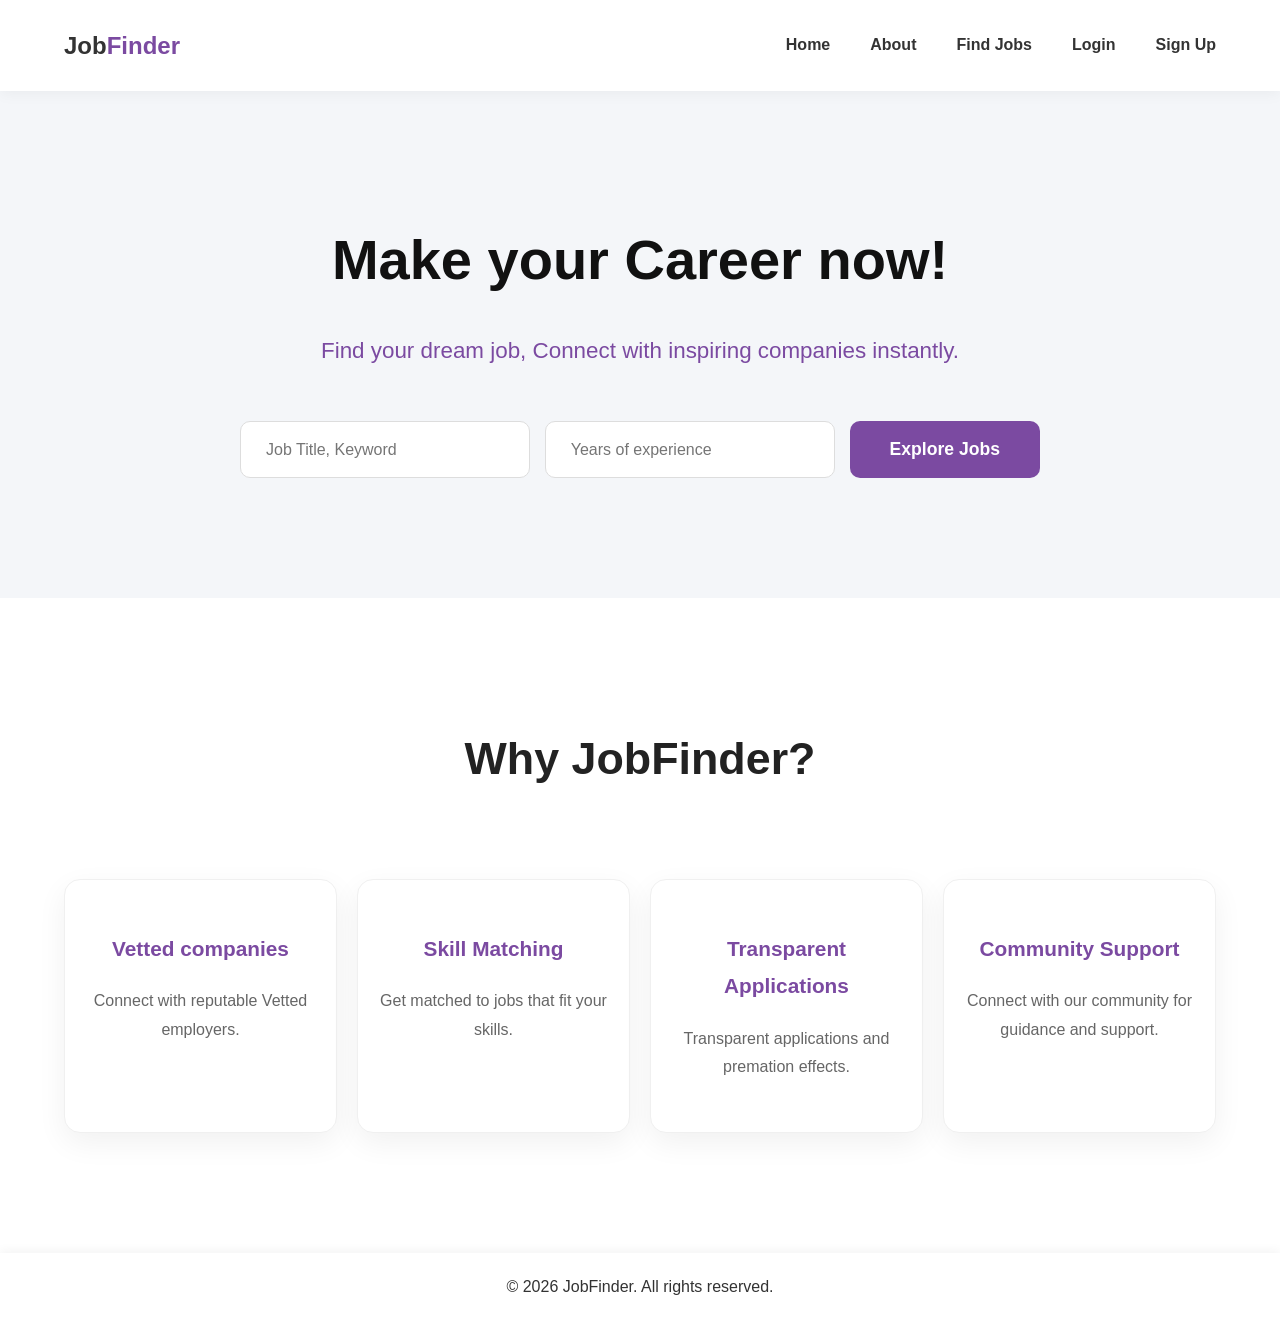
<file: index.html>
<!DOCTYPE html>
<html lang="en">

    <head>
        <meta charset="UTF-8">
        <meta name="viewport" content="width=device-width, initial-scale=1.0">
        <title>Job Finder</title>
        <meta name="description" content="Search thousands of jobs opportunities in one place!">
        <link rel="stylesheet" href="cssFiles/style.css">
        <link rel="stylesheet" href="cssFiles/index.css">
    </head>

   <body>
    <!-- nav bar -->
        <header>
            <!-- logo -->
            <div><h1 class="logo">Job<span>Finder</span></h1></div>

            <div class="menu-icon" id="menu-btn">&#9776;</div>

            <nav class="nav-bar" id="nav-menu">
                <ul>
                    <li><a href="index.html">Home</a></li>
                    <li><a href="#features">About</a></li>
                    <li><a href="jobs.html">Find Jobs</a></li>
                    <li><a href="login.html">Login</a></li>
                    <li><a href="signup.html">Sign Up</a></li>
                </ul>
            </nav>
        </header>

        <section class="hero">
            <!-- background img will be implemented in css -->
            <h1>Make your Career now!</h1>
            <h2>Find your dream job, Connect with inspiring companies instantly.</h2>
         <form action="jobs.html" method="GET">

<input 
name="title"
type="text"
placeholder="Job Title, Keyword" required>

<input 
name="experience"
type="number"
placeholder="Years of experience"
min="0">

<button type="submit">Explore Jobs</button>

</form>
        </section>

        <!-- features of our website -->
        <section id="features">
            <h2>Why JobFinder?</h2>

            <div class="cards_container">
                <div>
                    <h3>Vetted companies</h3>
                    <p>Connect with reputable Vetted employers.</p>
                </div>

                <div>
                    <h3>Skill Matching</h3>
                    <p>Get matched to jobs that fit your skills.</p>
                </div>

                <div>
                    <h3>Transparent Applications</h3>
                    <p>Transparent applications and premation effects.</p>
                </div>

                <div>
                    <h3>Community Support</h3>
                    <p>Connect with our community for guidance and support.</p>
                </div>
            </div>
        </section>

        <footer>
            &copy; 2026 JobFinder. All rights reserved.
        </footer>

        <script src="jsFiles/main.js"></script>
        <script src="jsFiles/index.js"></script>

    </body>
</html>
</file>
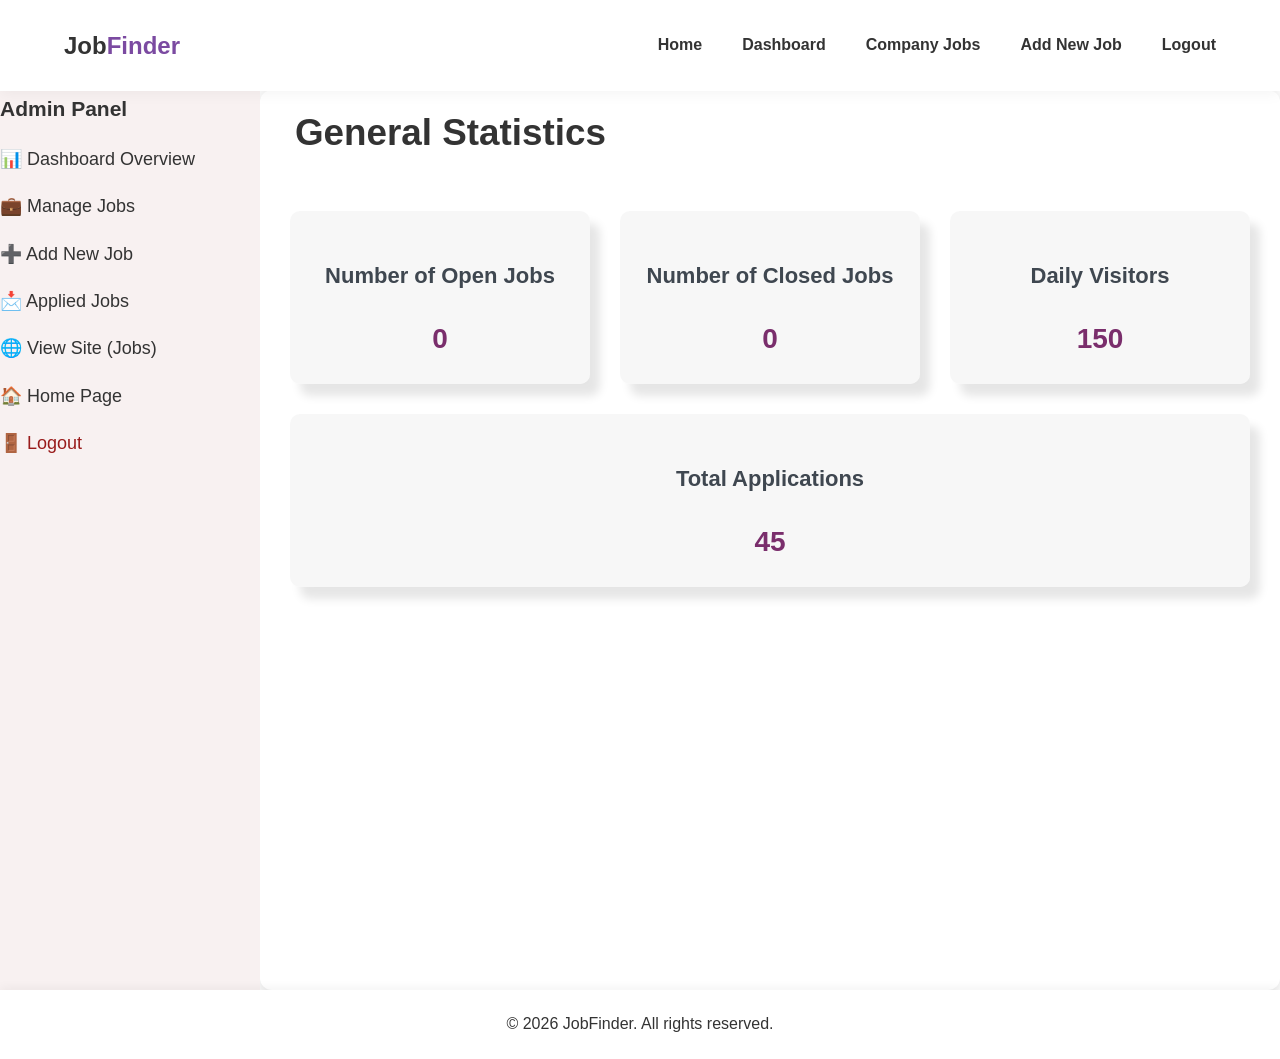
<file: admin-dashboard.html>
<!DOCTYPE html>
<html lang="en">
<head>
    <meta charset="UTF-8">
    <meta name="viewport" content="width=device-width, initial-scale=1.0">
    <link rel="stylesheet" href="cssFiles/style.css">

    <link rel="stylesheet" href="cssFiles/admin-dashboard.css">

    <title>Admin Dashboard</title>
   </head>
<body>
    <header>
       <div><h1 class="logo">Job<span>Finder</span></h1></div>

        <div class="menu-icon" id="menu-btn">&#9776;</div>

        <nav class="nav-bar" id="nav-menu">   
            <ul>
                <li><a href="index.html">Home</a></li>
                <li><a href="admin-dashboard.html">Dashboard</a></li>
                <li><a href="admin-jobs.html">Company Jobs</a></li>
                <li><a href="add-job.html">Add New Job</a></li>
                <li><a href="index.html">Logout</a></li>
            </ul>
        </nav>
    </header>
    <div class="dashboard-wrapper">
         <aside>
          <h3>Admin Panel</h3>
          <ul>
        <li><a href="admin-dashboard.html" class="active-link">📊 Dashboard Overview</a></li>
        <li><a href="admin-jobs.html">💼 Manage Jobs</a></li>
        <li><a href="add-job.html">➕ Add New Job</a></li>
        <li><a href="applied-jobs.html">📩 Applied Jobs</a></li> 

        <li><a href="jobs.html" target="_blank">🌐 View Site (Jobs)</a></li>
        <li><a href="index.html">🏠 Home Page</a></li>
        
        

        <li><a href="login.html" style="color: #991b1b;">🚪 Logout</a></li>
    </ul>
   </aside>

        <main class="admin-main-content">
            <h2>General Statistics </h2>
            
            <div class="stats-container">
                <div class="card">
                    <h3>Number of Open Jobs</h3>
                    <p><strong id="open-jobs-count">0</strong></p>
                </div>

                <div class="card">
                    <h3>Number of Closed Jobs</h3>
                    <p><strong id="closed-jobs-count">0</strong></p>
                </div>

                <div class="card">
                    <h3>Daily Visitors</h3>
                    <p><strong>150</strong></p>
                </div>
                
                <div class="card">
                  <h3>Total Applications</h3>
                 <p><strong>45</strong></p>
                </div>

               
            </div>
        </main>
      </div>
    <footer>
        &copy; 2026 JobFinder. All rights reserved.
    </footer>
    <script src="jsFiles/main.js"></script>
    <script src="jsFiles/admin.js"></script>
</body>
</html>
</file>
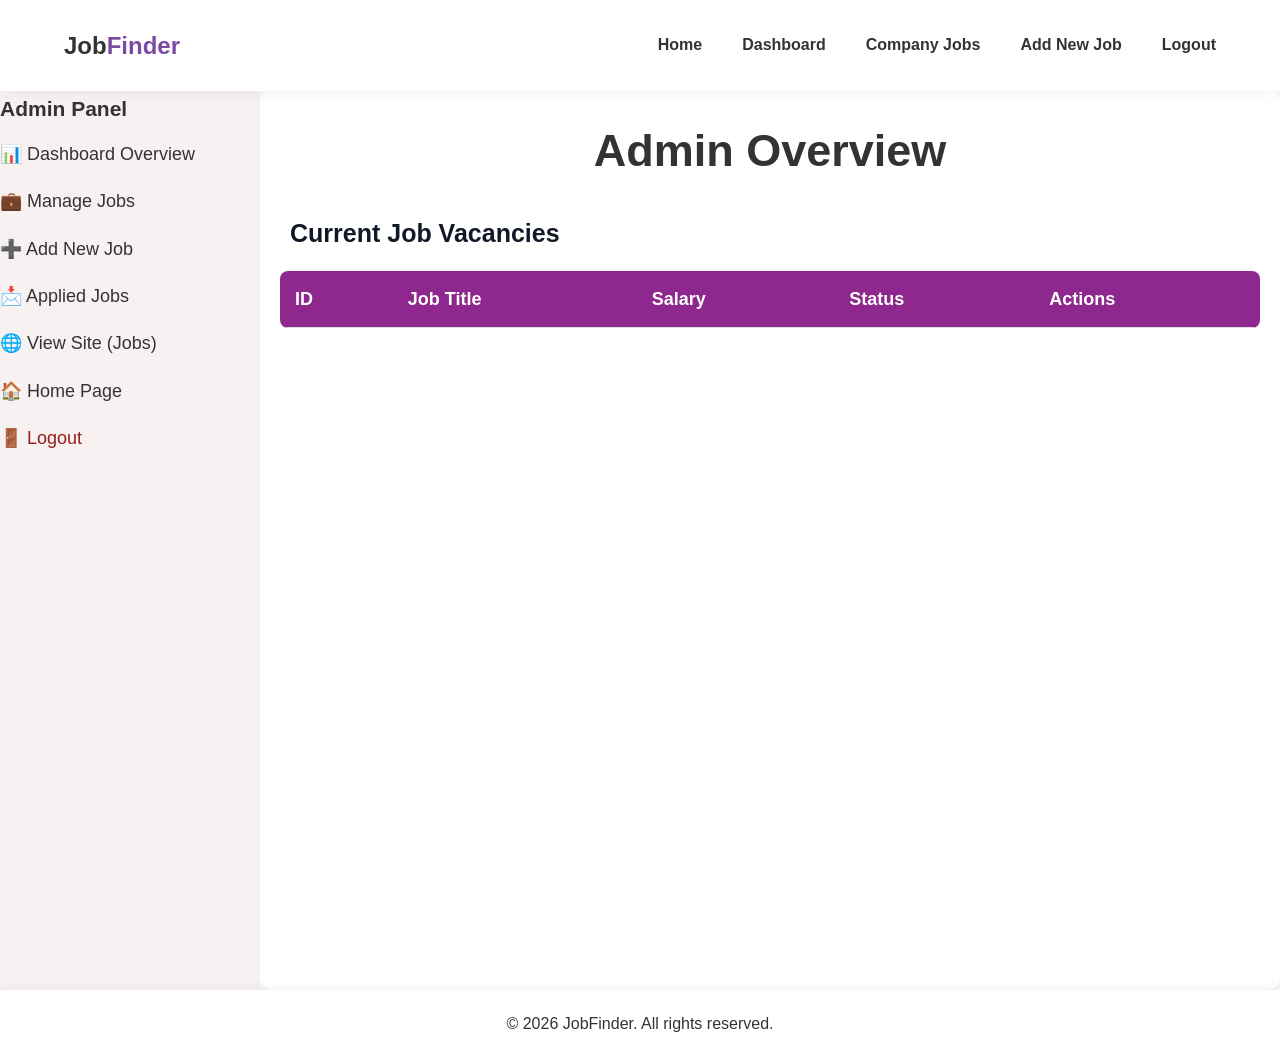
<file: admin-jobs.html>
<!DOCTYPE html>
<html lang="en">

<head>
    <meta charset="UTF-8">
    <meta name="viewport" content="width=device-width, initial-scale=1.0">
    <link rel="stylesheet" href="cssFiles/style.css">
     <link rel="stylesheet" href="cssFiles/admin-jobs.css">
    <title>Admin - Manage Jobs</title>
</head>

<body>

    <header>
        <div><h1 class="logo">Job<span>Finder</span></h1></div>

        <div class="menu-icon" id="menu-btn">&#9776;</div>

        <nav class="nav-bar" id="nav-menu">   
            <ul>
                <li><a href="index.html">Home</a></li>
                <li><a href="admin-dashboard.html">Dashboard</a></li>
                <li><a href="admin-jobs.html">Company Jobs</a></li>
                <li><a href="add-job.html">Add New Job</a></li>
                <li><a href="index.html">Logout</a></li>
            </ul>
        </nav>
    </header>

    <div class="job-wrapper">
    
    <aside>
        <h3>Admin Panel</h3>
        <ul>
            <li><a href="admin-dashboard.html">📊 Dashboard Overview</a></li>
            <li><a href="admin-jobs.html" class="active-link">💼 Manage Jobs</a></li>
            <li><a href="add-job.html">➕ Add New Job</a></li>
            <li><a href="applied-jobs.html">📩 Applied Jobs</a></li> 
            <li><a href="jobs.html" target="_blank">🌐 View Site (Jobs)</a></li>
            <li><a href="index.html">🏠 Home Page</a></li>
            <li><a href="login.html" style="color: #991b1b;">🚪 Logout</a></li>
        </ul>
    </aside>

    <main class="admin-main-jobs">
        <h2 style="text-align: center; margin-bottom: 20px;">Admin Overview</h2>
        
        <h3>Current Job Vacancies</h3>  
        <table>
            <thead>
                <tr>
                    <th>ID</th>
                    <th>Job Title</th>
                    <th>Salary</th>
                    <th>Status</th>
                    <th>Actions</th>
                </tr>
            </thead>
            <tbody>
            
                </tbody>
        </table>
    </main>

</div>
    <footer>
        &copy; 2026 JobFinder. All rights reserved.
    </footer>
    <script src="jsFiles/main.js"></script>
   <script src="jsFiles/admin.js"></script>
</body>

</html>
</file>
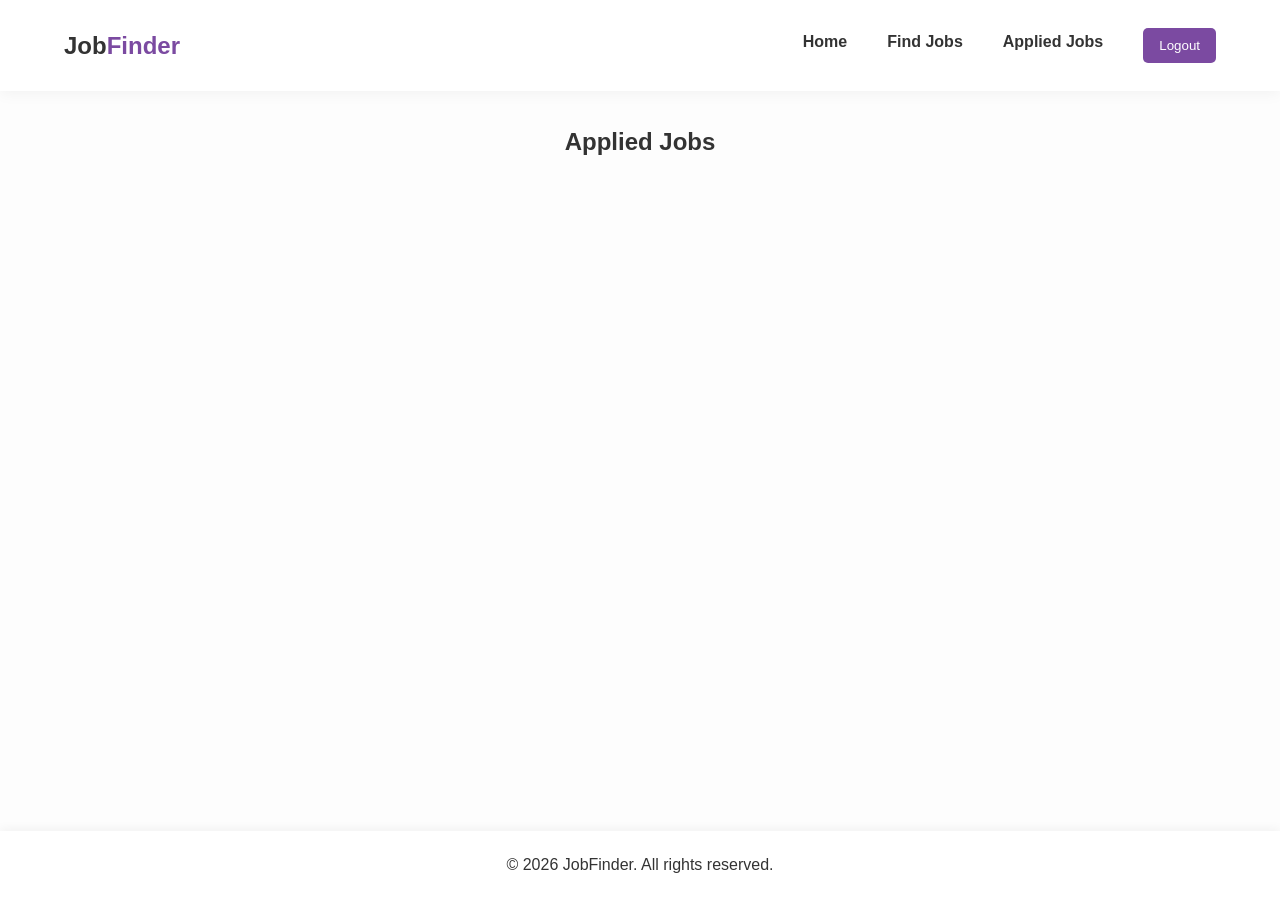
<file: applied-jobs.html>
<!DOCTYPE html>

<html lang="en">

    <head>
        <meta charset="UTF-8">
        <meta name="viewport" content="width=device-width, initial-scale=1.0">
        <title>Applied Jobs</title>
        <link rel="stylesheet" href="cssFiles/style.css">
    </head>

    <body>
        <header>
        <!--==============Navigation bar===============-->
            <div><h1 class="logo">Job<span>Finder</span></h1></div>

            <div class="menu-icon" id="menu-btn">&#9776;</div>

            <nav class="nav-bar" id="nav-menu">   
                <ul class="nav-links">
                    <li><a href="index.html">Home</a></li>
                    <li><a href="jobs.html">Find Jobs</a></li>
                    <li><a href="applied-jobs.html">Applied Jobs</a></li>
                    <li><a href="index.html"><button>Logout</button></a></li>
                </ul>
            </nav>
        </header>
        <div class="container">

            <h2>Applied Jobs</h2>

            <div class="job-list" id="appliedContainer"></div>

        </div>
        <footer>
        &copy; 2026 JobFinder. All rights reserved.
    </footer>
    <script>
    document.addEventListener("DOMContentLoaded", function(){

    let appliedJobs = JSON.parse(localStorage.getItem("appliedJobs")) || [];
    let container = document.querySelector(".job-list");

    // لو مفيش تقديمات
    if(appliedJobs.length === 0){
        return;
    }

    // إضافة jobs الجديدة (مش لمس الـ static)
    appliedJobs.forEach(jobName => {

        container.innerHTML += `
        <div class="job-card">
            <div class="job-logo"></div>

            <div class="job-content">
                <h3>${jobName}</h3>

                <p class="company">New Applied Job</p>

                <p class="job-meta">Added from your applications</p>

                <span class="status applied">Applied</span>

                <button class="btn disabled">Applied</button>
            </div>
        </div>
        `;
    });

    });
    </script>
    </body>
</html>
</file>
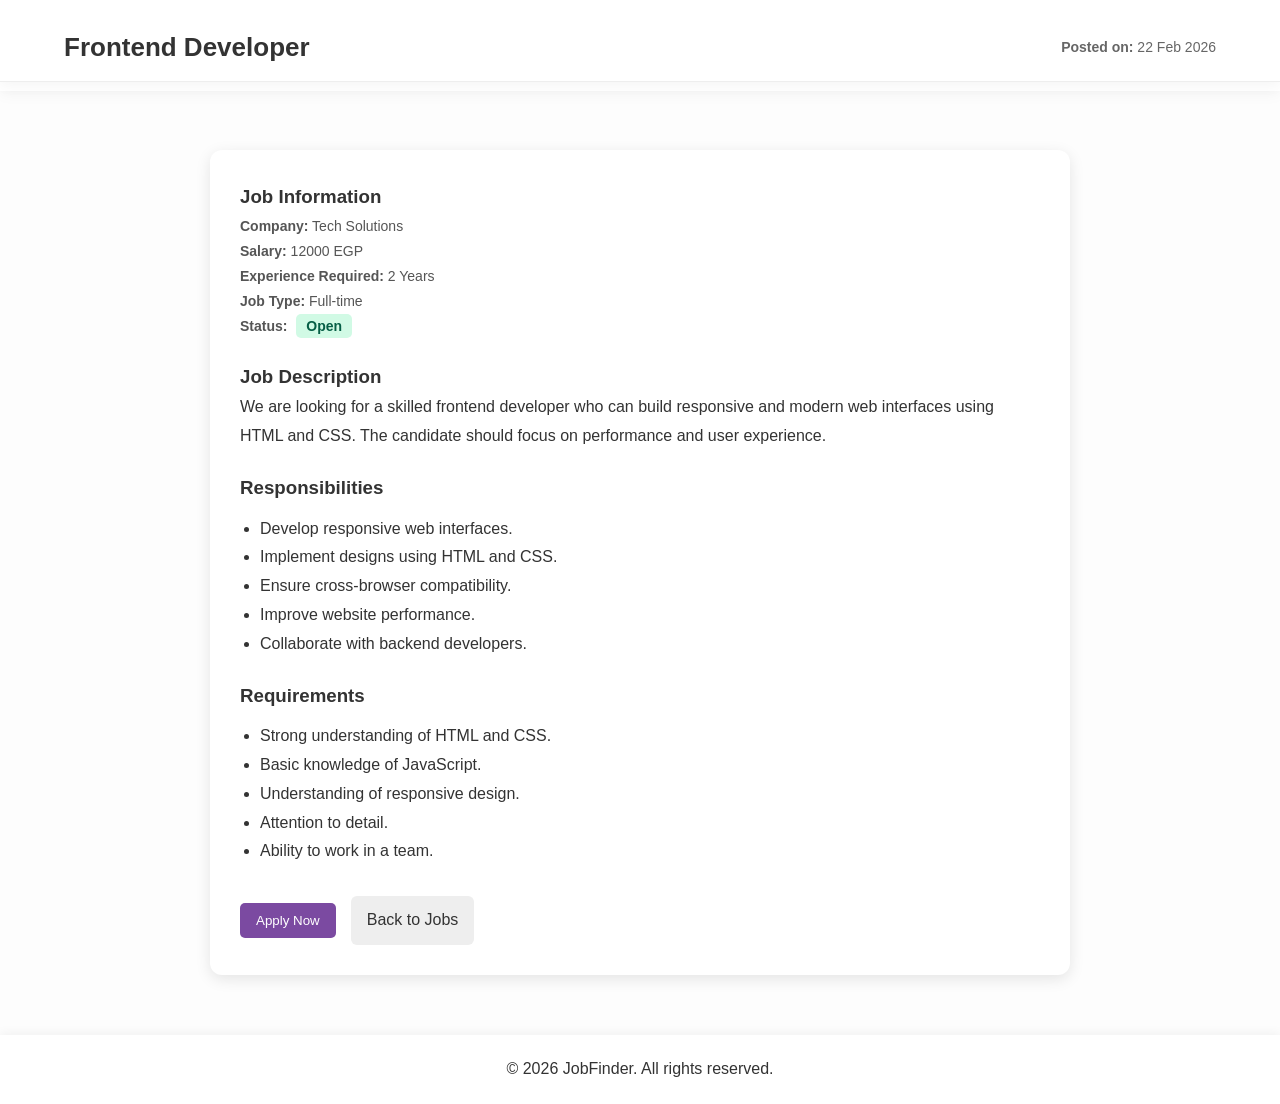
<file: job1-details.html>
<!DOCTYPE html>
<html lang="en">

<head>
    <meta charset="UTF-8">
    <meta name="viewport" content="width=device-width, initial-scale=1.0">
    <link rel="stylesheet" href="cssFiles/style.css">
    <script src="jsFiles/jobs.js" defer></script>
    <title>Frontend Developer | JobFinder</title>
   </head>
<body>
    <header>
        <div><h1 class="logo">Job<span>Finder</span></h1></div>

        <div class="menu-icon" id="menu-btn">&#9776;</div>

        <nav class="nav-bar" id="nav-menu">   
            <ul>
                <li><a href="index.html">Home</a></li>
                <li><a href="jobs.html">Find Jobs</a></li>
                <li><a href="applied-jobs.html">Applied Jobs</a></li>
                <li><a href="index.html"><button>Logout</button></a></li>
            </ul>
        </nav>
    </header>


    <section class="job-details-container">

        <article class="job-details-card">

            <!-- ===== Job Header ===== -->
            <header class="job-header">
                <h2>Frontend Developer</h2>
                <p class="posted-date"><strong>Posted on:</strong> 22 Feb 2026</p>
            </header>


            <!-- ===== Basic Information Section ===== -->
            <section class="job-info-section">
                <h3>Job Information</h3>

                <div class="job-meta">
                    <p><strong>Company:</strong> Tech Solutions</p>
                    <p><strong>Salary:</strong> 12000 EGP</p>
                    <p><strong>Experience Required:</strong> 2 Years</p>
                    <p><strong>Job Type:</strong> Full-time</p>
                    <p><strong>Status:</strong> 
                        <span class="status open">Open</span>
                    </p>
                </div>
            </section>


            <!-- ===== Description Section ===== -->
            <section class="job-description-section">
                <h3>Job Description</h3>
                <p>
                    We are looking for a skilled frontend developer who can build
                    responsive and modern web interfaces using HTML and CSS.
                    The candidate should focus on performance and user experience.
                </p>
            </section>


            <!-- ===== Responsibilities Section ===== -->
            <section class="job-section">
                <h3>Responsibilities</h3>
                <ul>
                    <li>Develop responsive web interfaces.</li>
                    <li>Implement designs using HTML and CSS.</li>
                    <li>Ensure cross-browser compatibility.</li>
                    <li>Improve website performance.</li>
                    <li>Collaborate with backend developers.</li>
                </ul>
            </section>


            <!-- ===== Requirements Section ===== -->
            <section class="job-section">
                <h3>Requirements</h3>
                <ul>
                    <li>Strong understanding of HTML and CSS.</li>
                    <li>Basic knowledge of JavaScript.</li>
                    <li>Understanding of responsive design.</li>
                    <li>Attention to detail.</li>
                    <li>Ability to work in a team.</li>
                </ul>
            </section>


            <!-- ===== Apply Section ===== -->
            <section class="apply-section">
                <button onclick="applyJob('Frontend Developer')" class="btn-primary">
Apply Now
</button>

                <a href="jobs.html" class="back-btn">Back to Jobs</a>
            </section>

        </article>
    </section>
    <footer>
        &copy; 2026 JobFinder. All rights reserved.
    </footer>
    <script src="jsFiles/main.js"></script>
</body>
</html>
</file>
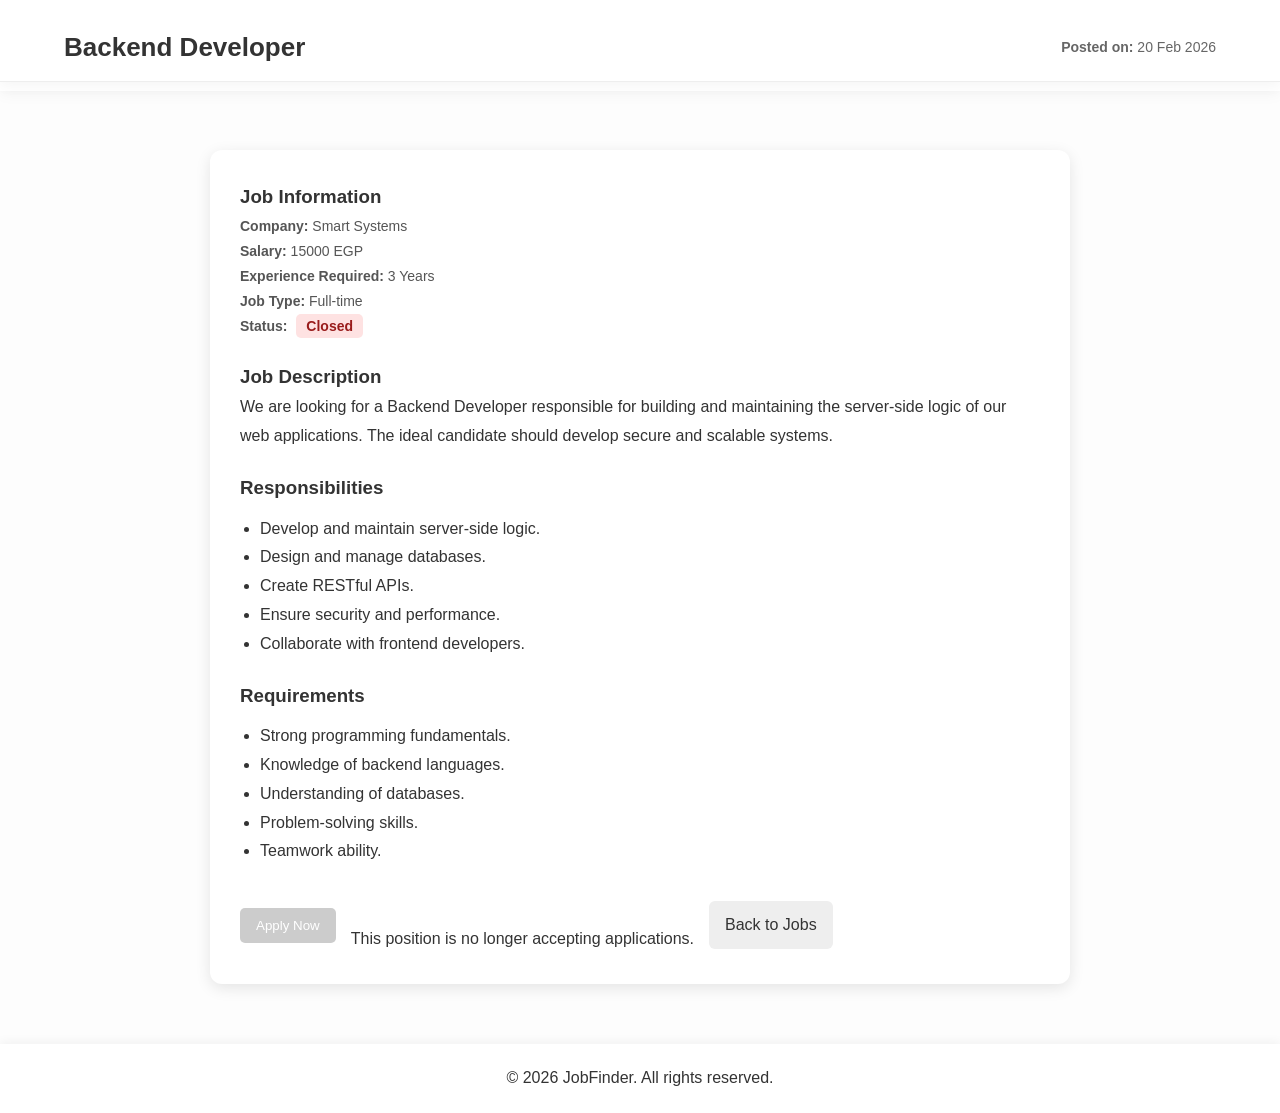
<file: job2-details.html>
<!DOCTYPE html>
<html lang="en">

<head>
    <meta charset="UTF-8">
    <meta name="viewport" content="width=device-width, initial-scale=1.0">
    <link rel="stylesheet" href="cssFiles/style.css">
    <script src="jsFiles/jobs.js" defer></script>
    <title>Backend Developer | JobFinder</title>
   </head>
<body>
    <header>
        <div><h1 class="logo">Job<span>Finder</span></h1></div>

        <div class="menu-icon" id="menu-btn">&#9776;</div>

        <nav class="nav-bar" id="nav-menu">   
            <ul>
                <li><a href="index.html">Home</a></li>
                <li><a href="jobs.html">Find Jobs</a></li>
                <li><a href="applied-jobs.html">Applied Jobs</a></li>
                <li><a href="index.html"><button>Logout</button></a></li>
            </ul>
        </nav>
    </header>

    <section class="job-details-container">

    <article class="job-details-card">

        <!-- ===== Job Header ===== -->
        <header class="job-header">
            <h2>Backend Developer</h2>
            <p class="posted-date"><strong>Posted on:</strong> 20 Feb 2026</p>
        </header>


        <!-- ===== Basic Information Section ===== -->
        <section class="job-info-section">
            <h3>Job Information</h3>

            <div class="job-meta">
                <p><strong>Company:</strong> Smart Systems</p>
                <p><strong>Salary:</strong> 15000 EGP</p>
                <p><strong>Experience Required:</strong> 3 Years</p>
                <p><strong>Job Type:</strong> Full-time</p>
                <p><strong>Status:</strong> 
                    <span class="status closed">Closed</span>
                </p>
            </div>
        </section>


        <!-- ===== Description Section ===== -->
        <section class="job-description-section">
            <h3>Job Description</h3>
            <p>
                We are looking for a Backend Developer responsible for building
                and maintaining the server-side logic of our web applications.
                The ideal candidate should develop secure and scalable systems.
            </p>
        </section>


        <!-- ===== Responsibilities Section ===== -->
        <section class="job-section">
            <h3>Responsibilities</h3>
            <ul>
                <li>Develop and maintain server-side logic.</li>
                <li>Design and manage databases.</li>
                <li>Create RESTful APIs.</li>
                <li>Ensure security and performance.</li>
                <li>Collaborate with frontend developers.</li>
            </ul>
        </section>


        <!-- ===== Requirements Section ===== -->
        <section class="job-section">
            <h3>Requirements</h3>
            <ul>
                <li>Strong programming fundamentals.</li>
                <li>Knowledge of backend languages.</li>
                <li>Understanding of databases.</li>
                <li>Problem-solving skills.</li>
                <li>Teamwork ability.</li>
            </ul>
        </section>


        <!-- ===== Apply Section ===== -->
        <section class="apply-section">
            
                <button type="submit" class="btn-primary" disabled>
                    Apply Now
                </button>
           

            <p class="closed-message"><br>
                This position is no longer accepting applications.
            </p>

            <a href="jobs.html" class="back-btn">Back to Jobs</a>
        </section>

    </article>
</section>
<footer>
        &copy; 2026 JobFinder. All rights reserved.
    </footer>
    <script src="jsFiles/main.js"></script>
</body>
</html>
</file>
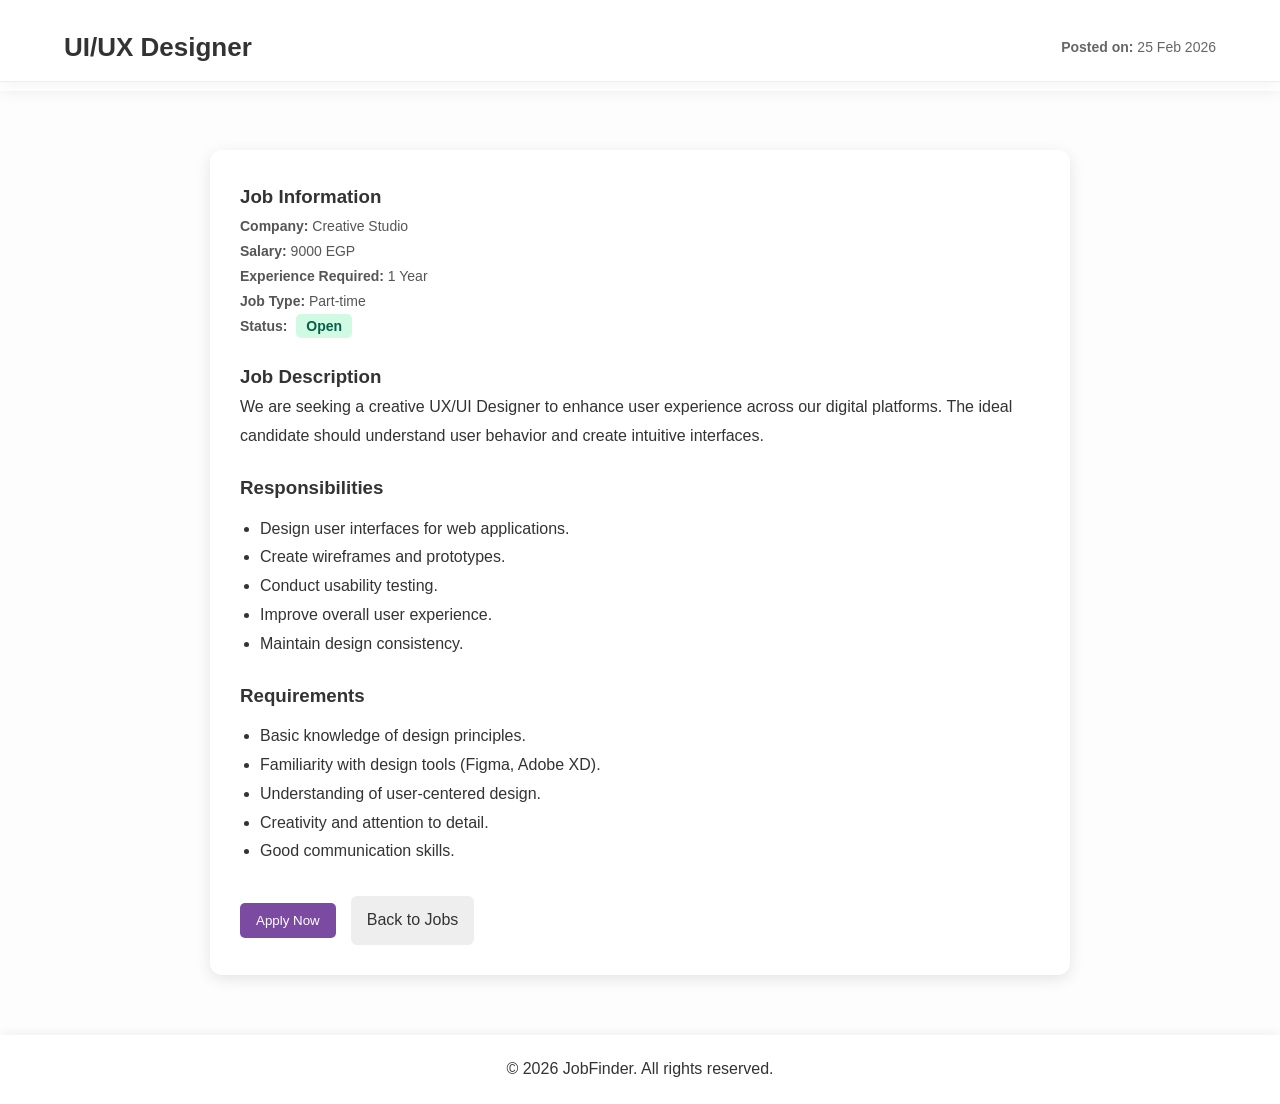
<file: job3-details.html>
<!DOCTYPE html>
<html lang="en">

<head>
    <meta charset="UTF-8">
    <meta name="viewport" content="width=device-width, initial-scale=1.0">
    <link rel="stylesheet" href="cssFiles/style.css">
    <script src="jsFiles/jobs.js" defer></script>
    <title>UI/UX Designer | JobFinder</title>
   </head>
<body>
    <header>
        <div><h1 class="logo">Job<span>Finder</span></h1></div>

        <div class="menu-icon" id="menu-btn">&#9776;</div>

        <nav class="nav-bar" id="nav-menu">   
            <ul>
                <li><a href="index.html">Home</a></li>
                <li><a href="jobs.html">Find Jobs</a></li>
                <li><a href="applied-jobs.html">Applied Jobs</a></li>
                <li><a href="index.html"><button>Logout</button></a></li>
            </ul>
        </nav>
    </header>
    
    <section class="job-details-container">

        <article class="job-details-card">

            <!-- ===== Job Header ===== -->
            <header class="job-header">
                <h2>UI/UX Designer</h2>
                <p class="posted-date"><strong>Posted on:</strong> 25 Feb 2026</p>
            </header>


        <!-- ===== Basic Information Section ===== -->
            <section class="job-info-section">
                <h3>Job Information</h3>

                <div class="job-meta">
                    <p><strong>Company:</strong> Creative Studio</p>
                    <p><strong>Salary:</strong> 9000 EGP</p>
                    <p><strong>Experience Required:</strong> 1 Year</p>
                    <p><strong>Job Type:</strong> Part-time</p>
                    <p><strong>Status:</strong> 
                        <span class="status open">Open</span>
                    </p>
                </div>
            </section>


            <!-- ===== Description Section ===== -->
            <section class="job-description-section">
                <h3>Job Description</h3>
                <p>
                    We are seeking a creative UX/UI Designer to enhance user
                    experience across our digital platforms. The ideal candidate
                    should understand user behavior and create intuitive interfaces.
                </p>
            </section>


            <!-- ===== Responsibilities Section ===== -->
            <section class="job-section">
                <h3>Responsibilities</h3>
                <ul>
                    <li>Design user interfaces for web applications.</li>
                    <li>Create wireframes and prototypes.</li>
                    <li>Conduct usability testing.</li>
                    <li>Improve overall user experience.</li>
                    <li>Maintain design consistency.</li>
                </ul>
            </section>


            <!-- ===== Requirements Section ===== -->
            <section class="job-section">
                <h3>Requirements</h3>
                <ul>
                    <li>Basic knowledge of design principles.</li>
                    <li>Familiarity with design tools (Figma, Adobe XD).</li>
                    <li>Understanding of user-centered design.</li>
                    <li>Creativity and attention to detail.</li>
                    <li>Good communication skills.</li>
                </ul>
            </section>


            <!-- ===== Apply Section ===== -->
            <section class="apply-section">
                
                   <button onclick="applyJob('UI/UX Designer')" class="btn-primary">
Apply Now
</button>
                

                <a href="jobs.html" class="back-btn">Back to Jobs</a>
            </section>

        </article>
    </section>
    <footer>
        &copy; 2026 JobFinder. All rights reserved.
    </footer>
    <script src="jsFiles/main.js"></script>
</body>
</html>
</file>
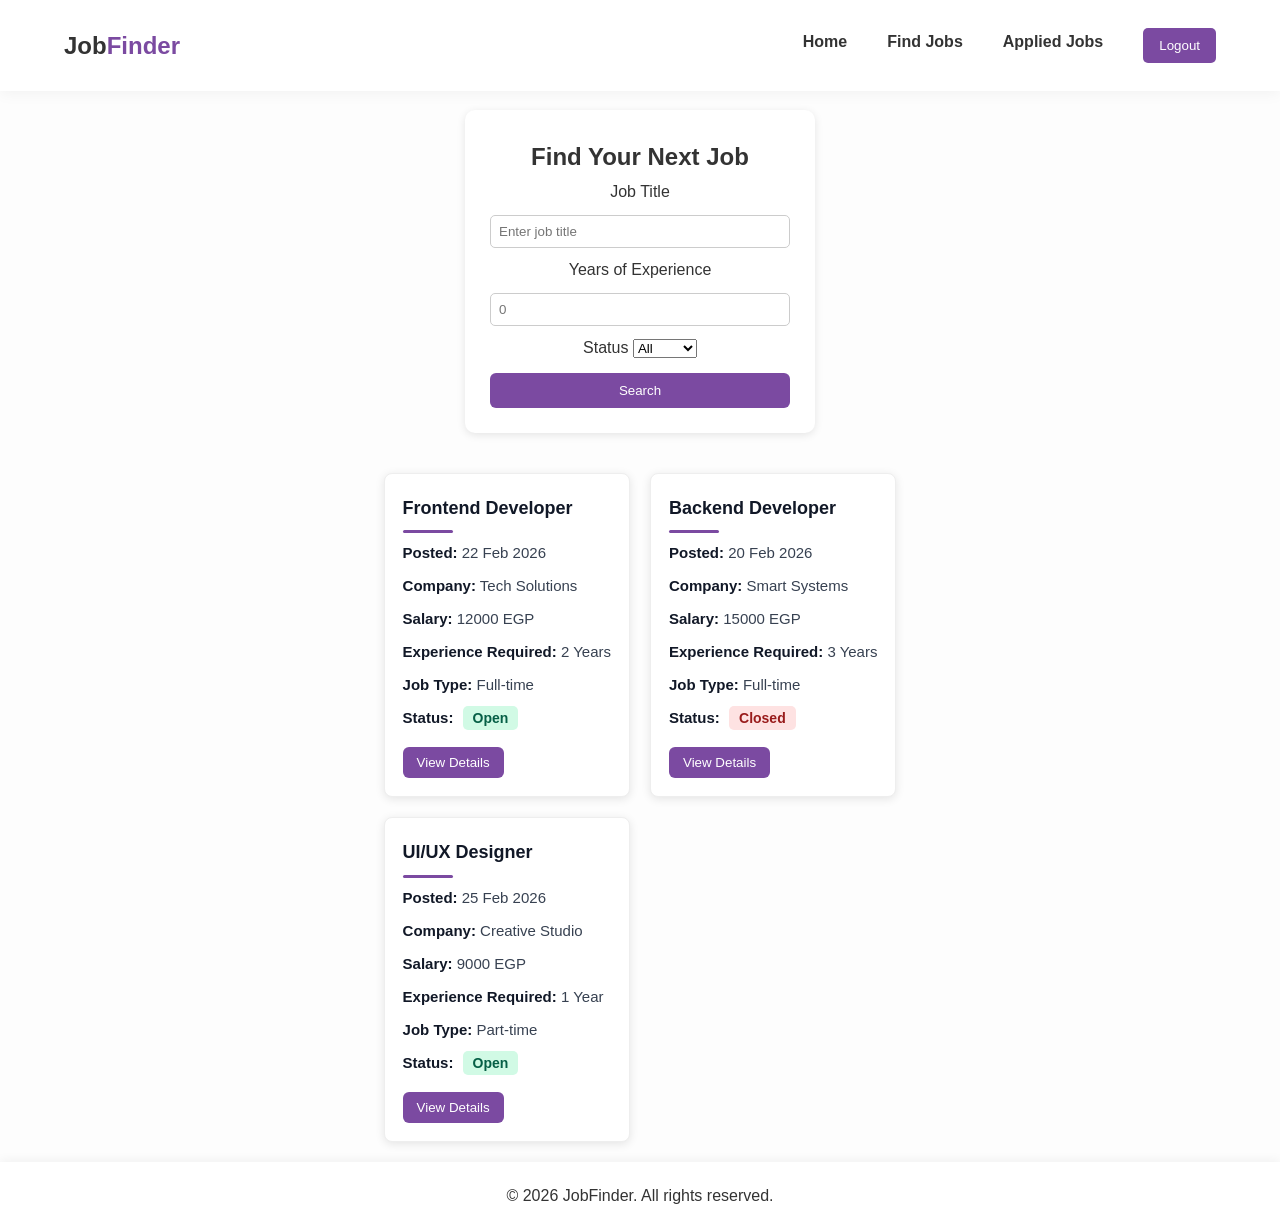
<file: jobs.html>
<!DOCTYPE html>
<html lang="en">
<head>
    <meta charset="UTF-8">
    <meta name="viewport" content="width=device-width, initial-scale=1.0">
    <link rel="stylesheet" href="cssFiles/style.css">
    <script src="jsFiles/jobs.js" defer></script>
    <title>Browse Jobs</title>
    </head>
<body>
    <header>
        <div><h1 class="logo">Job<span>Finder</span></h1></div>

        <div class="menu-icon" id="menu-btn">&#9776;</div>

        <nav class="nav-bar" id="nav-menu">
            <ul>
                <li><a href="index.html">Home</a></li>
                <li><a href="jobs.html">Find Jobs</a></li>
                <li><a href="applied-jobs.html">Applied Jobs</a></li>
                <li><a href="index.html"><button>Logout</button></a></li>
            </ul>
        </nav>
    </header>

   <!-- ================= SEARCH SECTION ================= -->
   <section class="search-section"> 
    <h2>Find Your Next Job</h2>

        <form class="search-form" >

            <div class="form-group">
                <label for="jobTitle">Job Title</label>
                <input type="text" id="jobTitle" name="jobTitle"
                       placeholder="Enter job title" required>
            </div>

            <div class="form-group">
                <label for="experience">Years of Experience</label>
                <input type="number" id="experience" name="experience"
                       min="0" placeholder="0">
            </div>
            <div class="form-group">

<label>Status</label>

<select id="statusFilter">

<option value="all">All</option>
<option value="open">Open</option>
<option value="closed">Closed</option>

</select>

</div>

            <div class="form-group">
                <button type="submit" class="btn-primary">Search</button>
            </div>
            </form>
    </section>
 <!-- ================= JOBS LIST =================-->
      <section class="jobs-container">

               <!-- Job Card 1 -->

   <article class="job-card"
data-title="Frontend Developer"
data-experience="2"
data-status="open">

<h3>Frontend Developer</h3>

<p class="posted-date">
<strong>Posted:</strong> 22 Feb 2026
</p>

<p><strong>Company:</strong> Tech Solutions</p>

<p><strong>Salary:</strong> 12000 EGP</p>

<p><strong>Experience Required:</strong> 2 Years</p>

<p><strong>Job Type:</strong> Full-time</p>

<p><strong>Status:</strong>
<span class="status open">Open</span>
</p>

<a href="job1-details.html">
<button class="btn-secondary">View Details</button>
</a>

</article>

          <!-- Job Card 2 -->
       <article class="job-card"
data-title="Backend Developer"
data-experience="3"
data-status="closed">

<h3>Backend Developer</h3>

<p class="posted-date">
<strong>Posted:</strong> 20 Feb 2026
</p>

<p><strong>Company:</strong> Smart Systems</p>

<p><strong>Salary:</strong> 15000 EGP</p>

<p><strong>Experience Required:</strong> 3 Years</p>

<p><strong>Job Type:</strong> Full-time</p>

<p><strong>Status:</strong>
<span class="status closed">Closed</span>
</p>

<a href="job2-details.html">
<button class="btn-secondary">View Details</button>
</a>

</article>

        
        <!-- Job Card 3 -->
   <article class="job-card"
data-title="UI/UX Designer"
data-experience="1"
data-status="open">

<h3>UI/UX Designer</h3>

<p class="posted-date">
<strong>Posted:</strong> 25 Feb 2026
</p>

<p><strong>Company:</strong> Creative Studio</p>

<p><strong>Salary:</strong> 9000 EGP</p>

<p><strong>Experience Required:</strong> 1 Year</p>

<p><strong>Job Type:</strong> Part-time</p>

<p><strong>Status:</strong>
<span class="status open">Open</span>
</p>

<a href="job3-details.html">
<button class="btn-secondary">View Details</button>
</a>

</article>
    </section> 

    <h3 id="noJobsMessage">⚠ No Jobs Found</h3>
    <footer>
        &copy; 2026 JobFinder. All rights reserved.
    </footer>
    <script src="jsFiles/main.js"></script>
</body>
</html>
</file>
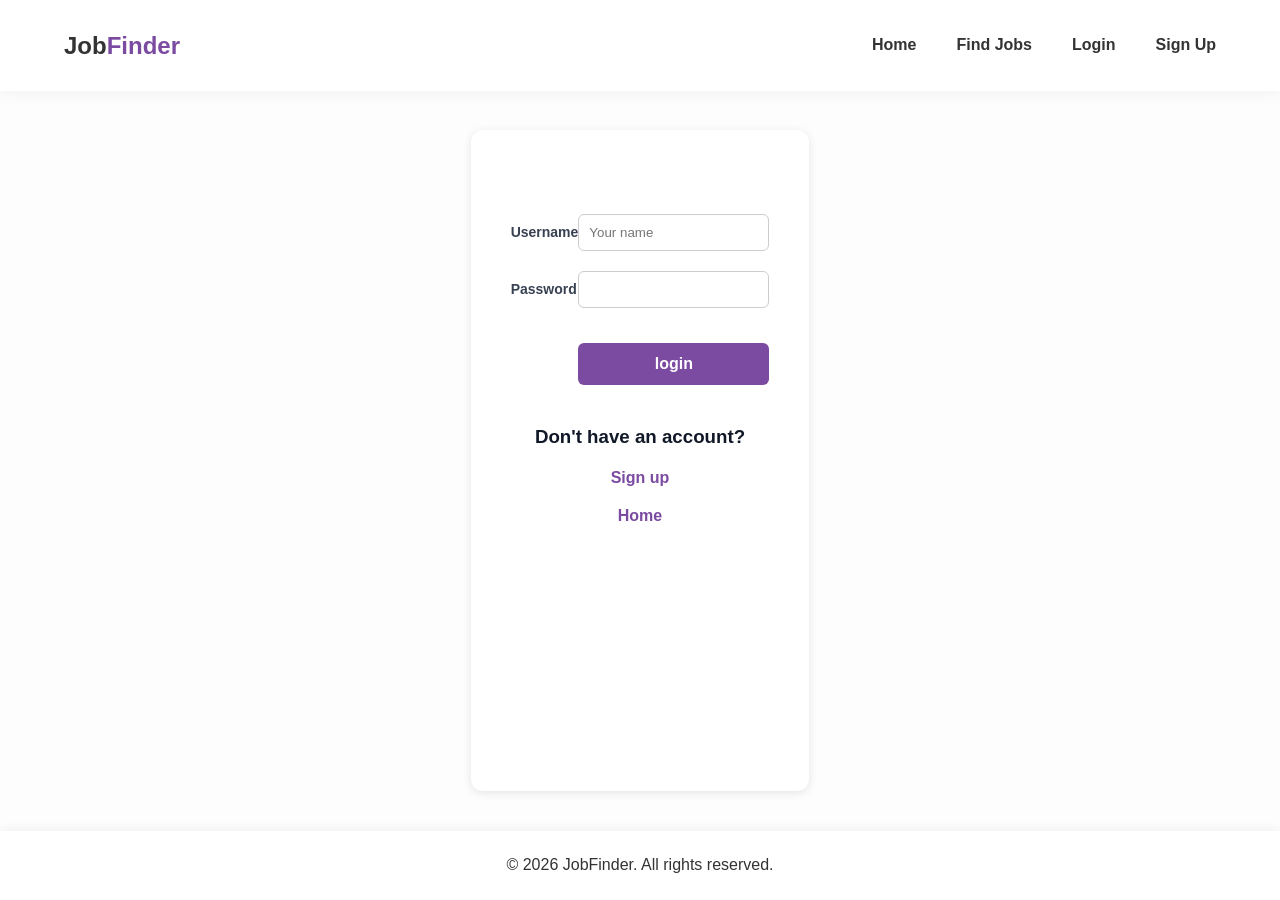
<file: login.html>
<!DOCTYPE html>
<html lang="en">
<head>
    <meta charset="UTF-8">
    <meta name="viewport" content="width=device-width, initial-scale=1.0">
    <link rel="stylesheet" href="cssFiles/style.css">
    <title>Login - JobFinder</title>
 
   <style>
        .msg { font-weight: bold; margin-bottom: 10px; }
        .error { color: red; }
        .success { color: green; }
        
       
        body {
            display: flex;
            flex-direction: column;
            min-height: 100vh;
        }
        footer {
            margin-top: auto;
        }
    </style>
</head>
<body>
    <header>
        <div><h1 class="logo">Job<span>Finder</span></h1></div>

        <div class="menu-icon" id="menu-btn">&#9776;</div>

        <nav class="nav-bar" id="nav-menu">   
            <ul>
                <li><a href="index.html">Home</a></li>
                <li><a href="jobs.html">Find Jobs</a></li>
                <li><a href="login.html">Login</a></li>
                <li><a href="signup.html">Sign Up</a></li>
            </ul>
        </nav>
    </header>

    <main>
      
        <div id="login-msg" class="msg"></div>
        
        <form id="loginForm">
            <table>
                <tr>
                    <td><label for="uname">Username</label></td>
                    <td><input type="text" id="uname" name="uname" placeholder="Your name"></td>
                </tr>
                <tr>
                    <td><label for="pword">Password</label></td>
                    <td><input type="password" id="pword" name="pword"></td>
                </tr>
                <tr>
                    <td></td>
                    <td><input type="submit" value="login"></td>
                </tr>
            </table>
        </form>

        <h3>Don't have an account?</h3>
        <p><a href="signup.html">Sign up</a></p>
        <p><a href="index.html">Home</a></p>
    </main>
    
    <footer>
        &copy; 2026 JobFinder. All rights reserved.
    </footer>
    
    <script src="jsFiles/auth.js"></script>
    <script src="jsFiles/main.js"></script>

</body>
</html>
</file>
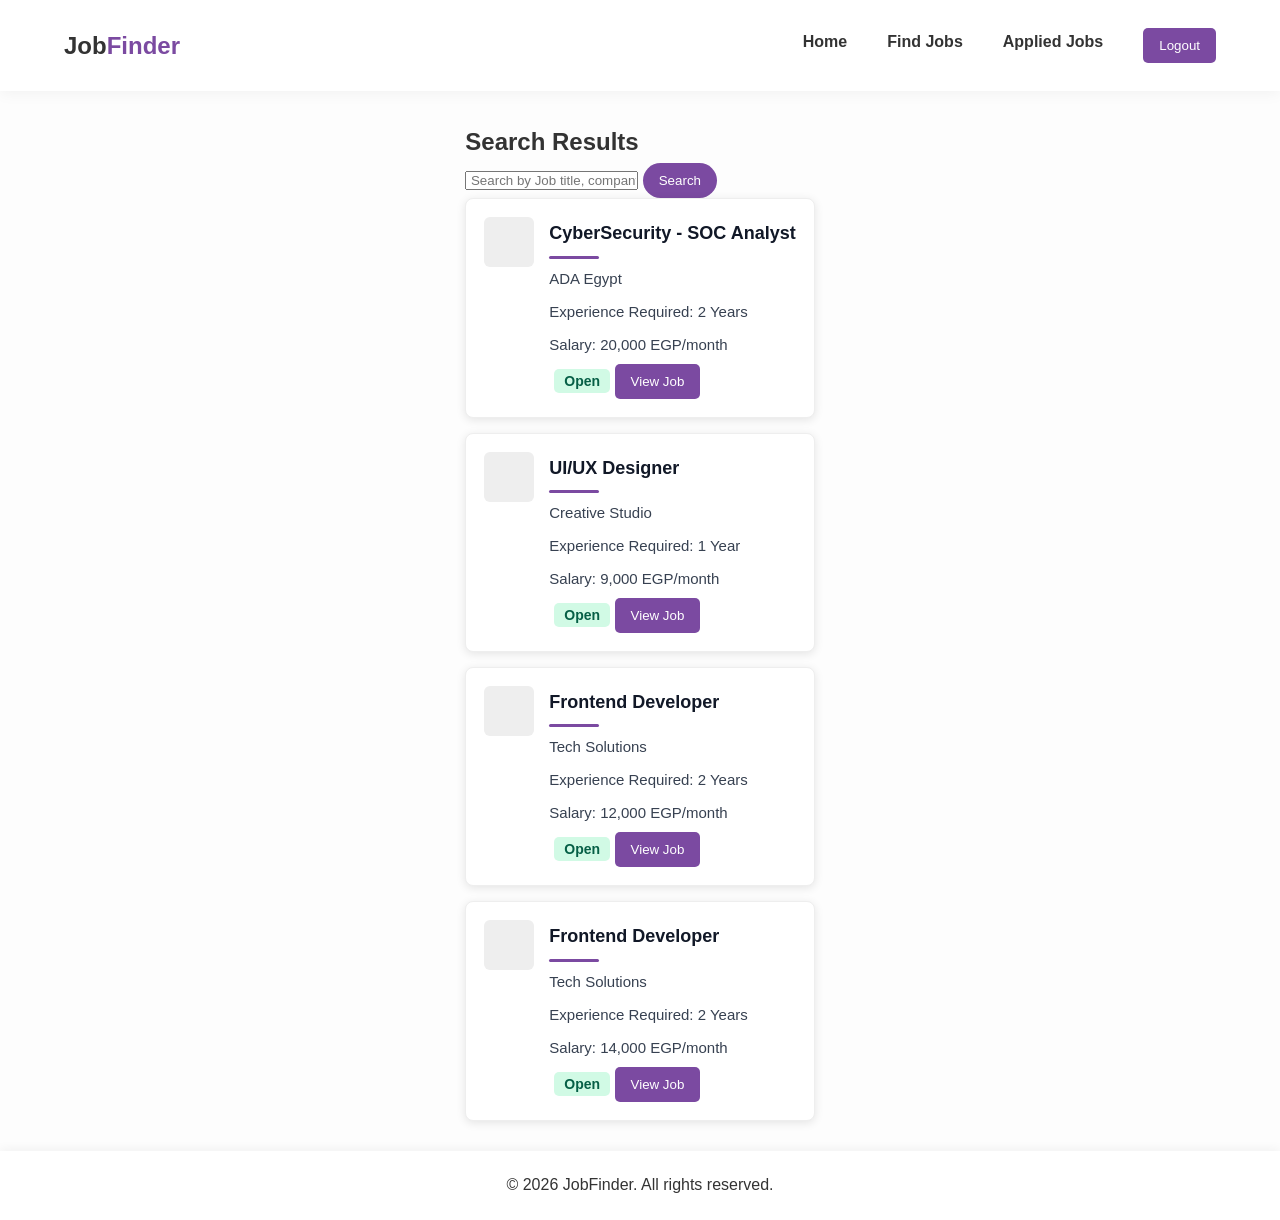
<file: search-results.html>
<!DOCTYPE html>

<html lang="en">

    <head>
        <meta charset="UTF-8">
        <meta name="viewport" content="width=device-width, initial-scale=1.0">
        <title>Search Results</title>
        <link rel="stylesheet" href="cssFiles/style.css">
    </head>

    <body>

        <header>
            <div><h1 class="logo">Job<span>Finder</span></h1></div>

        <div class="menu-icon" id="menu-btn">&#9776;</div>

        <nav class="nav-bar" id="nav-menu">   
                <ul>
                    <li><a href="index.html">Home</a></li>
                    <li><a href="jobs.html">Find Jobs</a></li>
                    <li><a href="applied-jobs.html">Applied Jobs</a></li>
                    <li><a href="index.html"><button>Logout</button></a></li>
                </ul>
            </nav>
        </header>
        
        <div class="container">

            <h2>Search Results</h2>

            <div class="search-bar">

                <input type="text" placeholder=" Search by Job title, company name, or Experience">
                <button class="btn" style="border-radius: 25px;">Search</button>

            </div>
            
            <div class="job-list">

                <div class="job-card">
                    <div class="job-logo"></div>

                    <div class="job-content">
                        <h3>CyberSecurity - SOC Analyst</h3>

                        <p class="company">ADA Egypt</p>

                        <p class="job-meta">Experience Required: 2 Years</p>
                        <p class="job-meta">Salary: 20,000 EGP/month</p>

                        <span class="status open">Open</span>

                        <a href="job2-details.html">
                        <button class="btn">View Job</button>
                        </a>
                    </div>
                </div>

                <div class="job-card">
                    <div class="job-logo"></div>

                    <div class="job-content">
                        <h3>UI/UX Designer</h3>

                        <p class="company">Creative Studio</p>

                        <p class="job-meta">Experience Required: 1 Year</p>
                        <p class="job-meta">Salary: 9,000 EGP/month</p>

                        <span class="status open">Open</span>

                        <a href="job3-details.html">
                        <button class="btn">View Job</button>
                        </a>
                    </div>
                </div>

                <div class="job-card">
                    <div class="job-logo"></div>

                    <div class="job-content">
                        <h3>Frontend Developer</h3>

                        <p class="company">Tech Solutions</p>

                        <p class="job-meta">Experience Required: 2 Years</p>
                        <p class="job-meta">Salary: 12,000 EGP/month</p>

                        <span class="status open">Open</span>

                        <a href="job1-details.html">
                        <button class="btn">View Job</button>
                        </a>
                    </div>
                </div>



                <div class="job-card">
                    <div class="job-logo"></div>

                    <div class="job-content">
                        <h3>Frontend Developer</h3>

                        <p class="company">Tech Solutions</p>

                        <p class="job-meta">Experience Required: 2 Years</p>
                        <p class="job-meta">Salary: 14,000 EGP/month</p>

                        <span class="status open">Open</span>

                        <a href="job1-details.html">
                        <button class="btn">View Job</button>
                        </a>
                    </div>
                </div>





            </div>
        </div>
    <footer class="footer">
        &copy; 2026 JobFinder. All rights reserved.
    </footer>
    <script src="jsFiles/main.js"></script>
</body>
</html>
</file>
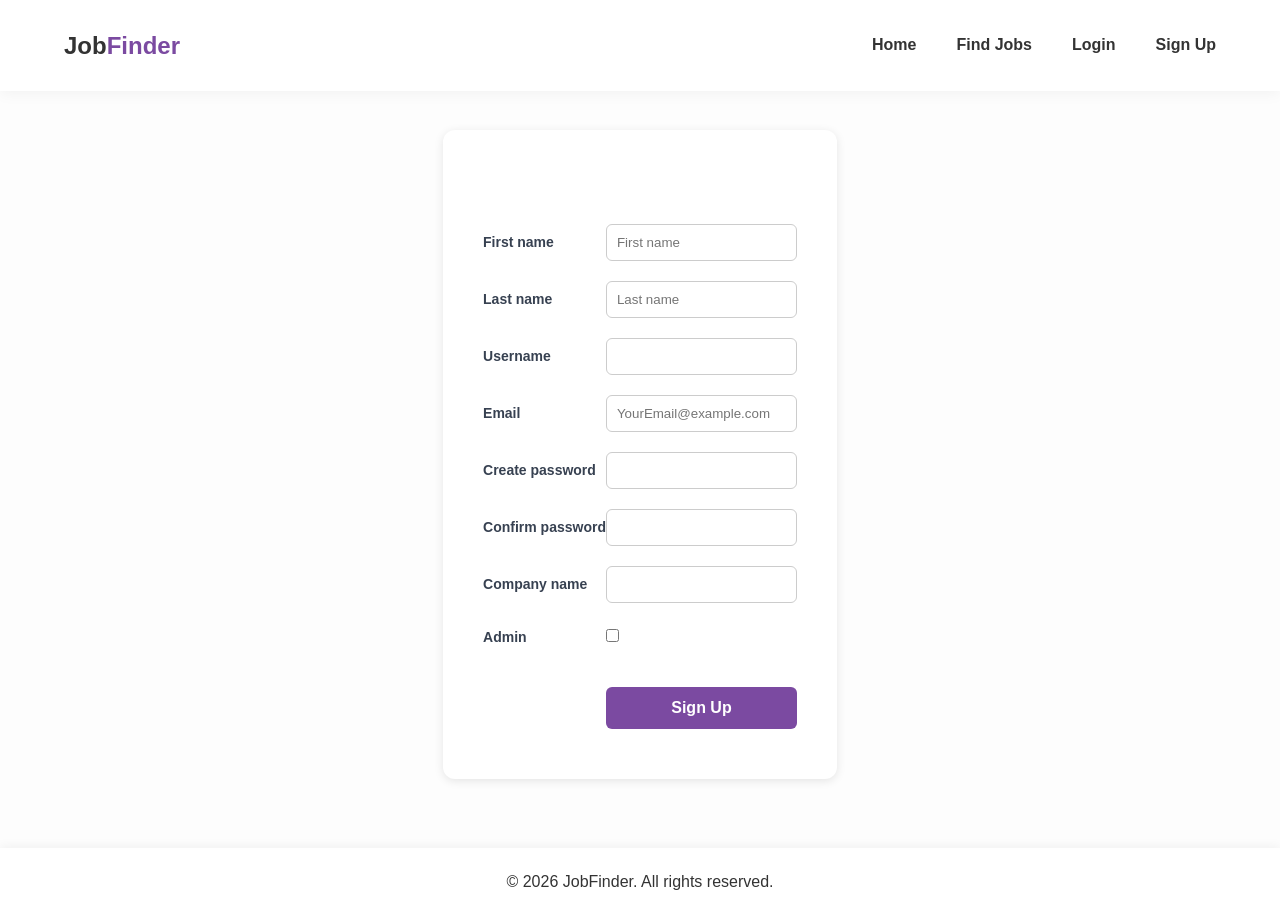
<file: signup.html>
<!DOCTYPE html>
<html lang="en">
<head>
    <meta charset="UTF-8">
    <meta name="viewport" content="width=device-width, initial-scale=1.0">
    <title>Sign Up - JobFinder</title>
    <style>
        .msg { font-weight: bold; margin-bottom: 10px; }
        .error { color: red; }
        .success { color: green; }
    </style>
    <link rel="stylesheet" href="cssFiles/style.css">
</head>
<body>
    <header>
        <div><h1 class="logo">Job<span>Finder</span></h1></div>

        <div class="menu-icon" id="menu-btn">&#9776;</div>

        <nav class="nav-bar" id="nav-menu">   
            <ul>
                <li><a href="index.html">Home</a></li>
                <li><a href="jobs.html">Find Jobs</a></li>
                <li><a href="login.html">Login</a></li>
                <li><a href="signup.html">Sign Up</a></li>
            </ul>
        </nav>
    </header>
    <main>
        <div id="signup-msg" class="msg"></div>

        <form id="signupForm">
            <table>
                <tr>
                    <td><label for="fname">First name</label></td>
                    <td><input type="text" id="fname" name="fname" placeholder="First name"></td>
                </tr>
                <tr>
                    <td><label for="lname">Last name</label></td>
                    <td><input type="text" id="lname" name="lname" placeholder="Last name"></td>
                </tr>
                <tr>
                    <td><label for="Username">Username</label></td>
                    <td><input type="text" id="Username" name="Username"></td>
                </tr>
                <tr>
                    <td><label for="email">Email</label></td>
                    <td><input type="text" id="email" name="email" placeholder="YourEmail@example.com"></td>
                </tr>
                <tr>
                    <td><label for="CPword">Create password</label></td>
                    <td><input type="password" id="CPword" name="CPword"></td>
                </tr>
                <tr>
                    <td><label for="CPword2">Confirm password</label></td>
                    <td><input type="password" id="CPword2" name="CPword2"></td>
                </tr>
                <tr>
                    <td><label for="cname">Company name</label></td>
                    <td><input type="text" id="cname" name="cname"></td>
                </tr>
                <tr>
                    <td><label for="admin_checkbox">Admin</label></td>
                    <td><input type="checkbox" id="admin_checkbox" name="admin_checkbox"></td>
                </tr>
                <tr>
                    <td></td>
                    <td><input type="submit" value="Sign Up"></td>
                </tr>
            </table>     
        </form>
    </main>
    <br>
    <footer>
        &copy; 2026 JobFinder. All rights reserved.
    </footer>

   
    <script src="jsFiles/auth.js"></script>
    <script src="jsFiles/main.js"></script>
</body>
</html>
</file>
<file: cssFiles/style.css>
*{
margin:0;
padding:0;
box-sizing:border-box;
}

html {
    scroll-behavior: smooth;
    scroll-padding-top: 100px;
}

body {
    font-family: 'Segoe UI', Tahoma, Geneva, Verdana, sans-serif;
    line-height: 1.8;
    color: #333;
    background-color: #fdfdfd;
    padding-top: 90px;
    display: flex;
    flex-direction: column;
    min-height: 100vh
}

header {
    display: flex;
    justify-content: space-between;
    align-items: center;
    padding: 1.5rem 5%;
    background-color: #fff;
    box-shadow: 0 2px 15px rgba(0, 0, 0, 0.05);
    position: fixed;
    top: 0;
    left: 0;
    width: 100%;
    z-index: 1000;
}

.logo {
    color: #333;
    font-size:24px;
    font-weight:bold;
}

span {
    color: #7b4aa1;
}

.menu-icon {
    display: none;
    font-size: 2rem;
    cursor: pointer;
    color: #7b4aa1;
}

.nav-bar ul {
    display: flex;
    gap: 2.5rem;
    list-style: none;
}

.nav-bar a {
    text-decoration: none;
    color: #333;
    font-weight: 600;
    transition: color 0.3s ease;
}

.nav-bar a:hover {
    color: #7b4aa1;
}

#logout-btn {
    color: #78135d;
    font-weight: bold;
    font-size: 1.3rem;
}

footer {
    text-align: center;
    padding: 20px;
    background-color: #fff;
    bottom: 0;
    width: 100%;
    z-index: 1000;
    box-shadow: 0 -2px 10px rgba(0, 0, 0, 0.05);
    margin-top: auto;
}

.search-section{
background:white;
padding:25px;
border-radius:10px;
box-shadow:0 2px 8px rgba(0,0,0,0.1);
width:350px;
margin:20px auto;
text-align:center;
}
.search-section input{
width:100%;
padding:8px;
margin:8px 0;
border-radius:5px;
border:1px solid #ccc;
}
.search-section button{
width:100%;
margin-top:10px;
padding:10px 15px;
border:none;
border-radius:6px;
background-color:#7b4aa1;
color:white;
cursor:pointer;
}
.search-section button:hover{
background:#6500b3;
}

.jobs-container{
display:grid;
grid-template-columns:1fr 1fr;
gap:20px;
padding:20px;
max-width:1000px;
margin:auto;
}
.job-card{
padding:25px;
border-radius:12px;
background:white;
box-shadow:0 2px 10px rgba(0,0,0,0.1);
transition: all 0.3s ease;
}
.job-card:hover{
transform: translateY(-5px);
box-shadow:0 6px 16px rgba(0,0,0,0.15);
}
.job-card h3{
font-size:22px;
margin-bottom:10px;
color:#111827;
}
.job-card p{
margin:6px 0;
font-size:15px;
color:#374151;
}
.job-card strong{
color:#111827;
}
.job-card h3::after{
content:"";
display:block;
width:50px;
height:3px;
background-color:#7b4aa1;
margin-top:6px;
border-radius:2px;
}
button{
padding:10px 16px;
border:none;
background-color:#7b4aa1;
color:white;
border-radius:5px;
cursor:pointer;
}
button:hover{
background:#6500b3;
}

.btn-edit {
    background-color: #e0e7ff; 
    color: #7b4aa1;          
    padding: 6px 14px;
    border-radius: 6px;
    text-decoration: none;   
    font-weight: 500;
    display: inline-block;    
    transition: all 0.3s ease;
    border: 1px solid #e0e7ff;
}


.btn-edit:hover {
    background-color: #c7d2fe;
    color: #6500b3;
    border-color: #c7d2fe;
}

.btn-delete {
    background-color: #fee2e2; 
    color: #991b1b;           
    border: 1px solid #fee2e2;
    border-radius: 6px;
    padding: 6px 14px;        
    font-weight: 500;
    transition: all 0.3s ease; 
}


.btn-delete:hover {
    background-color: #fca5a5; 
    color: #991b1b;
    border-color: #fca5a5;
    text-decoration: none; 
}

.btn-secondary{
padding:8px 14px;
border-radius:6px;
border:none;
background-color:#7b4aa1;
color:white;
cursor:pointer;
margin-top:10px;
}
.btn-secondary:hover{
background:#6500b3;
}
.status{
padding:4px 10px;
border-radius:5px;
font-size:14px;
font-weight:bold;
margin-left:5px;
}
.status.open{
background-color:#d1fae5;
color:#065f46;
}
.status.closed{
background-color:#fee2e2;
color:#991b1b;
}

.container{
  max-width:700px;
  margin:30px auto;
  padding:0 10px;
}

.job-list{
  display:flex;
  flex-direction:column;
  gap:15px;
}

.job-card{
  display:flex;
  gap:15px;
  padding:18px;
  border:1px solid #eee;
  border-radius:8px;
  background:#fff;
}

.job-logo{
  width:50px;
  height:50px;
  background:#eee;
  border-radius:6px;
  flex-shrink:0;
}


.job-content{
  flex:1;
}

.job-card h3{
  font-size:18px;
  margin-bottom:5px;
}

.company{
  color:#7b4aa1;
  font-weight:500;
}

.job-meta{
  font-size:14px;
  color:#555;
}

.status.applied{
  background:#dbeafe;
  color:#6500b3;
}

.status.review{
  background:#fef3c7;
  color:#92400e;
}

.btn.disabled{
  background:#ccc;
  cursor:not-allowed;
}
.job-details-container{
max-width:900px;
margin:40px auto;
padding:20px;
}

.job-details-card{
background:white;
padding:30px;
border-radius:12px;
box-shadow:0 4px 15px rgba(0,0,0,0.1);
}

.job-header{
display:flex;
justify-content:space-between;
align-items:center;
margin-bottom:25px;
border-bottom:1px solid #eee;
padding-bottom:10px;
}

.job-header h2{
font-size:26px;
}

.posted-date{
color:#666;
font-size:14px;
}

.job-info-section{
margin-bottom:20px;
}

.job-section{
margin-top:20px;
}

.job-section ul{
margin-left:20px;
margin-top:10px;
}

.apply-section{
margin-top:30px;
display:flex;
gap:15px;
align-items:center;
}

.back-btn{
text-decoration:none;
padding:10px 16px;
background:#eee;
border-radius:6px;
color:#333;
}

.back-btn:hover{
background:#ddd;
}
.btn-primary:disabled{
background:#ccc;
cursor:not-allowed;
}

#noJobsMessage{
display:none;
text-align:center;
margin:40px auto;
font-size:22px;
font-weight:bold;
color:#991b1b;
background:#fee2e2;
padding:15px 25px;
border-radius:8px;
width:fit-content;
}

@media (max-width: 768px) {
    body {
        padding-top: 80px;
    }

    .menu-icon {
        display: block;
    }

    .nav-bar {
        display: none;
        width: 100%;
        position: absolute;
        top: 100%;
        left: 0;
        background-color: #fff;
        padding: 20px 0;
        box-shadow: 0 10px 15px rgba(0,0,0,0.1);
    }

    .nav-bar.active {
        display: block;
    }

    .nav-bar ul {
        flex-direction: column;
        align-items: center;
        gap: 20px;
    }
}
main {
    background-color: white;
    max-width: 450px; 
    margin: 40px auto; 
    padding: 40px;
    border-radius: 12px;
    box-shadow: 0 2px 10px rgba(0,0,0,0.1);
    flex: 1;
}
/* LOGIN AND SIGNUP FORM STYLES (MAHER)    */
main h3 { text-align: center; margin-top: 25px; color: #111827; }
main p { text-align: center; margin-top: 10px; }
main p a { color: #7b4aa1; text-decoration: none; font-weight: bold; }
main p a:hover { text-decoration: underline; }
main table { width: 100%; border-collapse: collapse; }
main td { padding: 10px 0; }
main td label { font-weight: 600; color: #374151; font-size: 14px; }
main input[type="text"], 
main input[type="password"], 
main input[type="email"] {
    width: 100%; padding: 10px; border: 1px solid #ccc; border-radius: 6px; 
}
main input[type="text"]:focus, 
main input[type="password"]:focus {
    border-color: #7b4aa1; outline: none;
}
main input[type="submit"] {
    width: 100%; background-color: #7b4aa1; color: white; border: none;
    padding: 12px; font-size: 16px; font-weight: bold; border-radius: 6px; 
    cursor: pointer; margin-top: 15px;
}
main input[type="submit"]:hover { background-color: #6500b3; }
.msg { font-weight: bold; margin-bottom: 20px; text-align: center; padding: 12px; border-radius: 6px; }
</file>
<file: cssFiles/index.css>
.welcome-msg {
    color: #7b4aa1;
    font-weight: bold;
    font-size: 1.1rem;
}

.hero {
    display: flex;
    flex-direction: column;
    align-items: center;
    justify-content: center;
    text-align: center;
    padding: 120px 5%;
    background-color: #f4f6f9;
}

.hero h1 {
    font-size: 3.5rem;
    color: #111;
    margin-bottom: 20px;
}

.hero h2 {
    font-size: 1.4rem;
    color: #7b4aa1;
    margin-bottom: 50px;
    font-weight: 500;
}

.hero form {
    display: flex;
    gap: 15px;
    width: 100%;
    max-width: 800px;
}

.hero input {
    flex: 1;
    padding: 18px 25px;
    border: 1px solid #ddd;
    border-radius: 10px;
    font-size: 1rem;
    outline: none;
    transition: border-color 0.3s;
}

.hero input:focus {
    border-color: #7b4aa1;
}

.hero button {
    padding: 18px 40px;
    background-color: #7b4aa1;
    color: white;
    border: none;
    border-radius: 10px;
    font-size: 1.1rem;
    font-weight: bold;
    cursor: pointer;
    transition: background-color 0.3s ease;
}

.hero button:hover {
    background-color: #6500b3;
}

#features {
    padding: 120px 5%;
    text-align: center;
    background-color: #fff;
}

#features h2 {
    font-size: 2.8rem;
    margin-bottom: 80px;
    color: #222;
}

.cards_container {
    display: grid;
    grid-template-columns: repeat(4, 1fr);
    gap: 20px;
}

.cards_container > div {
    background-color: #fff;
    padding: 50px 20px;
    border-radius: 16px;
    box-shadow: 0 10px 30px rgba(0, 0, 0, 0.06);
    border: 1px solid #f0f0f0;
    transition: transform 0.4s ease, box-shadow 0.4s ease;
}

.cards_container > div:hover {
    transform: translateY(-15px);
    box-shadow: 0 20px 40px rgba(0, 0, 0, 0.12);
}

.cards_container h3 {
    color: #7b4aa1;
    margin-bottom: 20px;
    font-size: 1.3rem;
}

.cards_container p {
    color: #666;
    font-size: 1rem;
}

@media (max-width: 768px) {
    .hero {
        padding: 80px 5%;
    }

    .hero h1 {
        font-size: 2.5rem;
    }

    .hero form {
        flex-direction: column;
    }

    #features {
        padding: 80px 5%;
    }

    .cards_container {
        grid-template-columns: 1fr;
    }
}
</file>
<file: cssFiles/admin-dashboard.css>
.stats-container {
    display: flex;
    gap: 30px;
    flex-wrap: wrap; 
    padding: 20px 0;
    border: #c056a5;
}



main.admin-main-content {
    flex-grow: 1 !important;
    padding: 30px !important;
    padding-top: 10px !important;
    margin: 0px !important;
    margin-left: 0 !important;  
    max-width: none !important;
}

.dashboard-wrapper {
    display: flex !important;
    min-height: 100vh;
    align-items: stretch;
}
aside {

    width: 260px !important;
    min-width: 260px !important;
    background-color: #f8f1f1; 
    height: 100vh;
    position: sticky !important; 
    top: 0;
}
main.admin-main-content h2 {
    font-size: 2.3rem !important;
    font-weight: bold !important;
    margin-bottom: 25px !important; 
    color: #333; 
    padding-left: 5px; 
}
aside h3 {
    font-size: 21px;
    margin-bottom: 15px;
}
aside li{
    font-size: 18px;
}

.card {
    min-width: 250px;
    font-size:x-large;
    background: #eeeeee73;
    padding: 20px;
    border-radius: 10px;
    box-shadow: 10px 12px 10px rgba(0,0,0,0.1);
    flex: 1; 
    text-align: center;
    border: #872f78;
}

.card h3 {
    font-size: 22px;
    color: #3f4750;
    margin-bottom: 18px;
    box-shadow: #0f1422;
}

.card strong {
    font-size: 28px;
    color: #7a2e6c;
}


aside ul {
    list-style: none;
}

aside ul li {
    margin-bottom: 15px;
}

aside ul li a {
    text-decoration: none;
    color: #333;
    font-weight: 500;
}

aside ul li a:hover {
    color: #6b2e62;
}
</file>
<file: cssFiles/admin-jobs.css>
.job-wrapper {
    display: flex;
    min-height: 100vh; 
    align-items: stretch;
}

aside {

    width: 260px !important;
    min-width: 260px !important;
    background-color: #f8f1f1; 
    height: 100vh;
    position: sticky !important; 
    top: 0;
}
aside h3 {
    font-size: 21px;
    margin-bottom: 15px;
}
aside li{
    font-size: 18px;
}


main.admin-main-jobs {
    max-width: none !important;
    margin: 0 !important;
    padding: 20px !important;
    display: block !important;
}


main.admin-main-jobs h2 {
    font-size: 45px !important;
    font-weight: bold !important;
    text-align: center !important;
}
main.admin-main-jobs h3{ 
    text-align: left !important;  
    margin-left: 10px !important; 
    font-size: 25px !important;
    font-weight: bold !important;
    margin-top: 20px !important;
    margin-bottom: 15px !important;

}
body h2{ 
    font-size: 30px;
    margin-left: 0%;}

table {
    width: 700px;

    border-collapse: collapse; 
    margin-left: 0px ;
    background: white;
    border-radius: 8px;
    overflow: hidden; 
}

table th, table td {
    margin-left: 20px;
    padding: 12px 15px;
    text-align: left;
    border-bottom: 1px solid #ddd;
}
td{
    font-style:oblique;
    color: #454e64;
    font-weight:500;
}

table th {
    font-size: 18px;
    background-color: #8e288e;
    color: white;
}


table tr:hover {
    background-color: #f1f5f9;
}


aside h3{ 
    font-size: auto;
    position:unset;
    margin-bottom: 10px;
    margin-right: 10px;
}
aside ul{
    
    list-style: none;
}

aside ul li {
    margin-bottom: 15px;
}

aside ul li a {
    text-decoration: none;
    color: #333;
    font-weight: 500;
}

aside ul li a:hover {
    color: #001f75;
}
</file>
